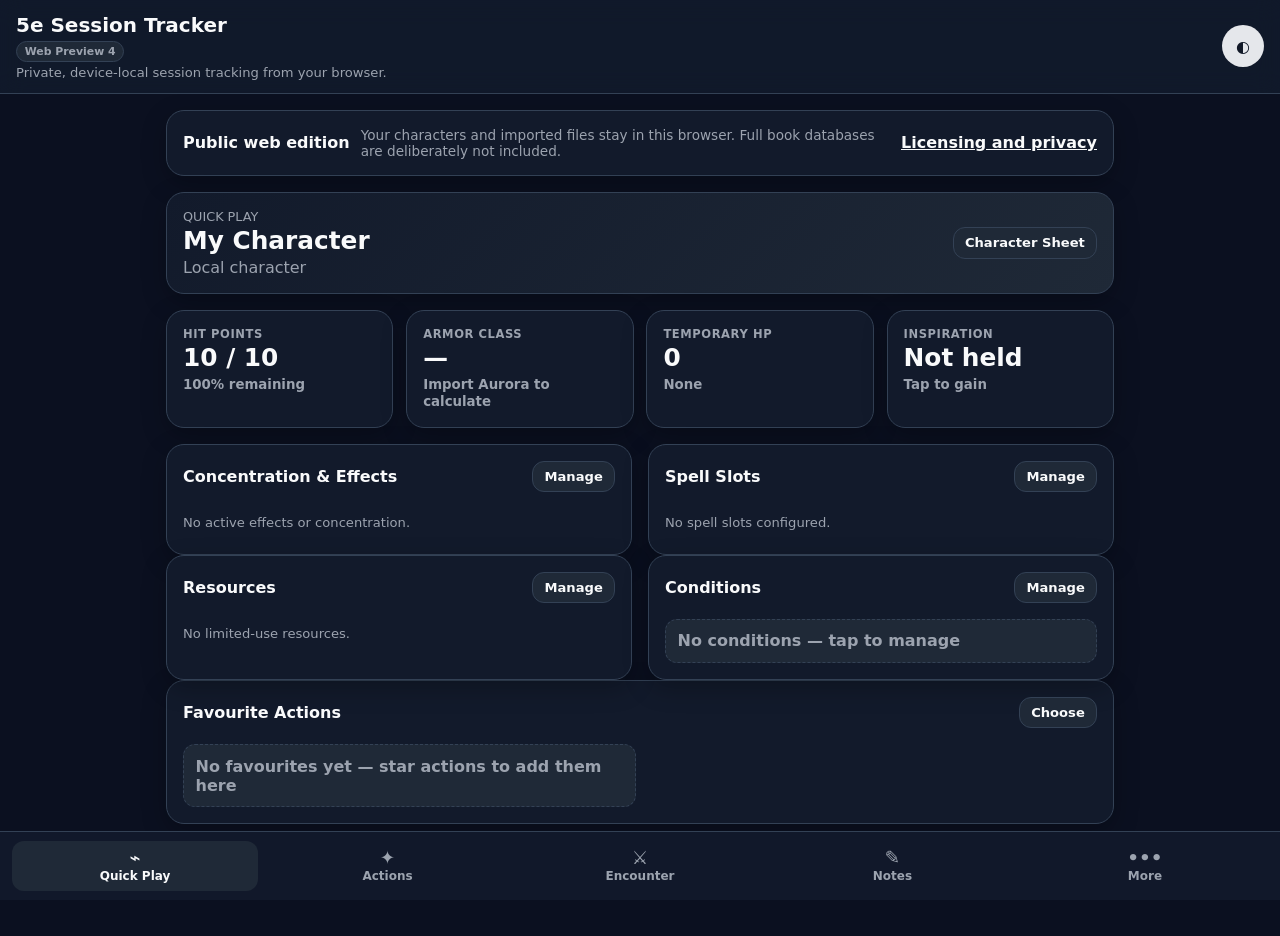
<file: index.html>
<!doctype html>
<html lang="en">
<head>
  <meta charset="utf-8" />
  <meta name="viewport" content="width=device-width, initial-scale=1, viewport-fit=cover" />
  <meta name="theme-color" content="#111827" />
  <meta name="robots" content="noindex, nofollow, noarchive" />
  <meta name="googlebot" content="noindex, nofollow, noarchive" />
  <meta name="apple-mobile-web-app-capable" content="yes" />
  <meta name="apple-mobile-web-app-status-bar-style" content="black-translucent" />
  <meta name="apple-mobile-web-app-title" content="5e Tracker" />
  <title>5e Session Tracker — Web Edition</title>
  <link rel="manifest" href="manifest.webmanifest" />
  <link rel="icon" href="icon.svg" type="image/svg+xml" />
  <link rel="apple-touch-icon" href="icon-180.png" />
  <link rel="stylesheet" href="styles.css" />
</head>
<body>
  <header class="app-header">
    <div>
      <h1>5e Session Tracker</h1>
      <div id="appVersionBadge" class="app-version-badge">Web Preview 4</div>
      <p class="sub">Private, device-local session tracking from your browser.</p>
    </div>
    <button id="themeBtn" class="icon-btn" aria-label="Toggle theme">◐</button>
  </header>

  <main>
    <section class="card public-edition-notice">
      <strong>Public web edition</strong>
      <span>Your characters and imported files stay in this browser. Full book databases are deliberately not included.</span>
      <a href="LEGAL.html">Licensing and privacy</a>
    </section>
    <div id="quickPlayPage" class="app-page">
      <section class="card quick-play-hero">
        <div>
          <div class="muted small">QUICK PLAY</div>
          <h2 id="quickPlayName">Character</h2>
          <div id="quickPlayMeta" class="muted"></div>
        </div>
        <button id="quickPlayCharacterBtn" class="secondary small-btn" type="button">Character Sheet</button>
      </section>

      <section class="quick-play-vitals">
        <button id="quickPlayHp" class="card quick-play-tile" type="button"></button>
        <button id="quickPlayAc" class="card quick-play-tile" type="button"></button>
        <button id="quickPlayTempHp" class="card quick-play-tile" type="button"></button>
        <button id="quickPlayInspiration" class="card quick-play-tile" type="button"></button>
      </section>

      <section class="grid two quick-play-grid">
        <article class="card quick-play-panel">
          <div class="card-head"><h2>Concentration & Effects</h2><button class="secondary small-btn" data-quick-tab="effects" type="button">Manage</button></div>
          <div id="quickPlayEffects"></div>
        </article>
        <article class="card quick-play-panel">
          <div class="card-head"><h2>Spell Slots</h2><button class="secondary small-btn" data-quick-tab="character" type="button">Manage</button></div>
          <div id="quickPlaySlots" class="quick-play-slot-list"></div>
        </article>
      </section>

      <section class="grid two quick-play-grid">
        <article class="card quick-play-panel">
          <div class="card-head"><h2>Resources</h2><button class="secondary small-btn" data-quick-tab="character" type="button">Manage</button></div>
          <div id="quickPlayResources" class="quick-play-list"></div>
        </article>
        <article class="card quick-play-panel">
          <div class="card-head"><h2>Conditions</h2><button class="secondary small-btn" data-quick-tab="effects" type="button">Manage</button></div>
          <div id="quickPlayConditions" class="quick-play-list"></div>
        </article>
      </section>

      <section class="card quick-play-panel">
        <div class="card-head"><h2>Favourite Actions</h2><button class="secondary small-btn" data-quick-tab="actions" type="button">Choose</button></div>
        <div id="quickPlayFavourites" class="quick-play-favourites"></div>
      </section>
    </div>

    <div id="characterPage" class="app-page hidden">
    <section class="card character-bar">
      <div class="row gap">
        <select id="characterSelect" aria-label="Character"></select>
        <button id="newCharacterBtn">+ Character</button>
        <button id="renameCharacterBtn" class="secondary">Rename</button>
        <button id="deleteCharacterBtn" class="danger ghost">Delete</button>
        <label class="button-like secondary">
          Import Aurora
          <input id="auroraImportInput" type="file" accept=".dnd5e,application/xml,text/xml" hidden />
        </label>
      </div>
    </section>

    <section id="auroraProfileCard" class="card hidden">
      <div class="card-head aurora-card-head">
        <div>
          <h2>Aurora Character</h2>
          <div id="auroraImportMeta" class="muted small"></div>
        </div>
        <div class="row gap wrap aurora-sync-actions">
          <span class="pill">Imported</span>
          <button id="saveAuroraBtn" type="button" class="primary small-btn">Save to Aurora</button>
        </div>
      </div>
      <div id="auroraSummary" class="aurora-summary"></div>
      <details class="aurora-details">
        <summary>Abilities & Spellcasting</summary>
        <div id="auroraAbilities" class="ability-grid top-space"></div>
        <div id="auroraSpellcasting" class="top-space"></div>
      </details>
      <details class="aurora-details">
        <summary>Spell Preparation</summary>
        <div class="row gap wrap top-space preparation-toolbar">
          <div id="preparedSpellMeta" class="muted small grow"></div>
          <button id="resetPreparedBtn" type="button" class="secondary small-btn">Reset to Aurora</button>
        </div>
        <div id="auroraSpells" class="spell-list top-space"></div>
      </details>
    </section>

    <section class="grid two">
      <article class="card">
        <div class="card-head">
          <h2>Hit Points</h2>
          <span id="hpPercent" class="pill"></span>
        </div>
        <div class="hp-display">
          <button class="big-step danger" data-hp="-1">−</button>
          <div>
            <div class="big-number"><span id="currentHp">0</span><span class="slash">/</span><span id="maxHp">0</span></div>
            <div class="muted">Current / Maximum</div>
          </div>
          <button class="big-step heal" data-hp="1">+</button>
        </div>

        <div class="row gap wrap">
          <label class="field compact">
            <span>Change</span>
            <input id="hpDelta" type="number" inputmode="numeric" value="1" min="0" />
          </label>
          <button id="damageBtn" class="danger">Damage</button>
          <button id="healBtn" class="heal">Heal</button>
        </div>

        <div class="row gap wrap top-space">
          <label class="field">
            <span>Max HP</span>
            <input id="maxHpInput" type="number" inputmode="numeric" min="1" />
          </label>
          <label class="field">
            <span>Temp HP</span>
            <input id="tempHpInput" type="number" inputmode="numeric" min="0" />
          </label>
        </div>
      </article>

      <article class="card">
        <div class="card-head">
          <h2>Quick Status</h2>
        </div>
        <div id="characterArmorClass" class="live-ac-card"></div>
        <label class="toggle-row top-space">
          <span>Inspiration</span>
          <input id="inspiration" type="checkbox" />
        </label>
        <div id="characterEffectsSummary" class="compact-effects-summary top-space"></div>

        <div class="death-saves">
          <div>
            <strong>Death Saves</strong>
            <div class="muted small">Tap circles to toggle</div>
          </div>
          <div class="save-line">
            <span>Success</span>
            <div id="deathSuccesses" class="dots"></div>
          </div>
          <div class="save-line">
            <span>Failure</span>
            <div id="deathFailures" class="dots"></div>
          </div>
          <button id="resetDeathBtn" class="secondary full">Reset Death Saves</button>
        </div>
      </article>
    </section>

    <section class="card">
      <div class="card-head">
        <h2>Spell Slots</h2>
        <button id="resetSlotsBtn" class="secondary small-btn">Restore All</button>
      </div>
      <div id="spellSlots" class="slot-grid"></div>
    </section>

    <section class="grid two">
      <article class="card">
        <div class="card-head">
          <h2>Hit Dice</h2>
          <button id="addHitDieBtn" class="secondary small-btn">+ Die Type</button>
        </div>
        <div id="hitDiceList" class="stack"></div>
      </article>

      <article class="card">
        <div class="card-head">
          <div>
            <h2>Currency</h2>
            <div id="currencySyncStatus" class="muted small"></div>
          </div>
          <button id="resetCurrencyBtn" type="button" class="secondary small-btn hidden">Reset to Aurora</button>
        </div>
        <div class="currency-grid">
          <label class="field"><span>CP</span><input data-currency="cp" type="number" inputmode="numeric" /></label>
          <label class="field"><span>SP</span><input data-currency="sp" type="number" inputmode="numeric" /></label>
          <label class="field"><span>EP</span><input data-currency="ep" type="number" inputmode="numeric" /></label>
          <label class="field"><span>GP</span><input data-currency="gp" type="number" inputmode="numeric" /></label>
          <label class="field"><span>PP</span><input data-currency="pp" type="number" inputmode="numeric" /></label>
        </div>
      </article>
    </section>

    <section class="card">
      <div class="card-head">
        <h2>Resources</h2>
        <button id="addResourceBtn" class="secondary small-btn">+ Resource</button>
      </div>
      <div id="resourceList" class="stack"></div>
    </section>

    <section class="card">
      <div class="card-head">
        <h2>Rest</h2>
      </div>
      <div class="row gap wrap">
        <button id="shortRestBtn" class="secondary grow">Short Rest</button>
        <button id="longRestBtn" class="primary grow">Long Rest</button>
      </div>
      <p class="muted small top-space">Uses 2024 rest rules. Short Rest restores eligible features and Warlock Pact Magic slots; Long Rest restores HP, Hit Dice, spell slots, and rest-based resources.</p>
    </section>
    </div>



    <div id="actionsPage" class="app-page hidden">
      <section class="card actions-overview-card">
        <div class="card-head actions-page-head">
          <div>
            <h2>Possible Actions</h2>
            <div id="actionsCharacterMeta" class="muted small"></div>
          </div>
          <div class="actions-counts">
            <span id="actionsActionCount" class="pill">0 Actions</span>
            <span id="actionsBonusCount" class="pill">0 Bonus</span>
            <span id="actionsReactionCount" class="pill">0 Reactions</span>
          </div>
        </div>
        <div id="actionsTurnContext" class="actions-turn-context hidden"></div>
        <div id="actionsArmorClass" class="live-ac-strip top-space"></div>
        <div id="actionsEffectsSummary" class="compact-effects-summary top-space"></div>
        <p class="muted small top-space">Character-specific options are shown first. Tap anything for details.</p>
      </section>
      <div id="actionsList" class="actions-sections"></div>
    </div>


    <div id="effectsPage" class="app-page hidden">
      <section class="card effects-overview-card">
        <div class="card-head effects-page-head">
          <div>
            <h2>Conditions & Active Effects</h2>
            <div id="effectsCharacterMeta" class="muted small"></div>
          </div>
          <div class="row gap wrap">
            <button id="addConditionBtn" class="primary small-btn" type="button">+ Condition</button>
            <button id="addCustomEffectBtn" class="secondary small-btn" type="button">+ Custom Effect</button>
          </div>
        </div>
        <div id="effectsArmorClass" class="live-ac-strip"></div>
        <div class="effects-summary-row top-space">
          <span id="effectsConditionCount" class="pill">0 conditions</span>
          <span id="effectsActiveCount" class="pill">0 effects</span>
          <span id="effectsConcentration" class="pill">No concentration</span>
        </div>
        <p class="muted small top-space">Supported spells and free casts can add effects automatically. Encounter turns can expire short timed effects such as Shield.</p>
      </section>

      <section class="card">
        <div class="card-head"><h2>Conditions</h2><span class="muted small">Tap for rules</span></div>
        <div id="conditionsList" class="effects-list"></div>
      </section>

      <section class="card">
        <div class="card-head"><h2>Active Effects & Buffs</h2><span class="muted small">Concentration, spell effects and custom reminders</span></div>
        <div id="activeEffectsList" class="effects-list"></div>
      </section>
    </div>

    <div id="inventoryPage" class="app-page hidden">
      <section class="card">
        <div class="card-head inventory-page-head">
          <div>
            <h2>Inventory</h2>
            <div id="inventoryCharacterMeta" class="muted small"></div>
          </div>
          <div class="row gap wrap">
            <button id="addInventoryItemBtn" class="primary small-btn" type="button">+ Add Item</button>
            <button id="resetInventoryBtn" class="secondary small-btn" type="button">Reset to Aurora</button>
            <button id="inventorySaveAuroraBtn" class="primary small-btn" type="button">Save to Aurora</button>
          </div>
        </div>
        <div class="inventory-toolbar">
          <label class="field grow">
            <span>Search carried items</span>
            <input id="inventoryFilter" type="search" placeholder="Search inventory..." autocomplete="off" />
          </label>
          <label class="field inventory-sort-field">
            <span>Sort</span>
            <select id="inventorySort">
              <option value="category">Category</option>
              <option value="name">Name</option>
              <option value="equipped">Equipped first</option>
            </select>
          </label>
        </div>
        <div class="inventory-summary top-space">
          <span id="inventoryItemCount" class="pill">0 items</span>
          <span id="inventoryWeight" class="pill">0 lb.</span>
          <span id="inventoryAttunement" class="pill">Attuned 0 / 3</span>
          <span id="inventorySyncStatus" class="muted small"></span>
        </div>
      </section>

      <section class="card">
        <div id="inventoryList" class="inventory-list"></div>
      </section>
    </div>


    <div id="companionsPage" class="app-page hidden">
      <section class="card">
        <div class="card-head companion-page-head">
          <div>
            <h2>Companions & Minions</h2>
            <div id="companionOwnerMeta" class="muted small"></div>
          </div>
          <button id="addCompanionBtn" class="primary small-btn" type="button">+ Add Companion</button>
        </div>
        <div id="companionSuggestions" class="companion-suggestions top-space"></div>
      </section>

      <section class="card">
        <div class="card-head">
          <div>
            <h2>Active Companions</h2>
            <div class="muted small">HP is tracked directly because these creatures belong to you.</div>
          </div>
          <span id="companionCount" class="pill">0</span>
        </div>
        <div id="companionList" class="companion-list"></div>
      </section>
    </div>


    <div id="notesPage" class="app-page hidden">
      <section class="card">
        <div class="card-head notes-page-head">
          <div>
            <h2>Character Notes</h2>
            <div id="notesCharacterMeta" class="muted small"></div>
          </div>
          <div class="row gap wrap">
            <button id="addJournalNoteBtn" class="primary small-btn" type="button">+ Add Note</button>
            <button id="resetJournalNotesBtn" class="secondary small-btn" type="button">Reset to Aurora</button>
            <button id="notesSaveAuroraBtn" class="primary small-btn" type="button">Save to Aurora</button>
          </div>
        </div>
        <div class="notes-toolbar top-space">
          <label class="field grow">
            <span>Search notes</span>
            <input id="journalNoteSearch" type="search" placeholder="Person, location, clue, tag..." autocomplete="off" />
          </label>
          <label class="field notes-filter-field">
            <span>Show</span>
            <select id="journalNoteFilter">
              <option value="all">All notes</option>
              <option value="identity">People / Identities</option>
              <option value="impersonate">Can Impersonate</option>
              <option value="npc">NPCs</option>
              <option value="location">Locations</option>
              <option value="quest">Quests</option>
              <option value="clue">Clues</option>
              <option value="general">General</option>
            </select>
          </label>
        </div>
        <div class="notes-summary top-space">
          <span id="journalNoteCount" class="pill">0 notes</span>
          <span id="identityNoteCount" class="pill">0 identities</span>
          <span id="impersonationNoteCount" class="pill">0 impersonations</span>
          <span id="notesSyncStatus" class="muted small"></span>
        </div>
      </section>

      <section class="card">
        <div id="journalNotesList" class="journal-notes-list"></div>
      </section>
    </div>

    <div id="encounterPage" class="app-page hidden">

        <section class="card" id="encounterRosterPickerCard">
          <div class="card-head">
            <div>
              <h2>Add Combatant</h2>
              <p class="muted small">Choose one of your imported Aurora characters or created companions.</p>
            </div>
          </div>
          <div class="row gap wrap encounter-picker-row">
            <select id="encounterRosterSelect" class="grow">
              <option value="">Select character or companion…</option>
            </select>
            <button id="encounterRosterAddBtn" type="button">Add</button>
          </div>
          <p id="encounterRosterHint" class="muted small top-space"></p>
        </section>

      <section class="card encounter-toolbar">
        <div class="encounter-topline">
          <div>
            <div class="muted small">ROUND</div>
            <div id="encounterRound" class="round-number">1</div>
          </div>
          <div class="encounter-current grow">
            <div class="muted small">CURRENT TURN</div>
            <div id="encounterCurrentName" class="current-turn-name">No combatants</div>
          </div>
        </div>

        <div class="row gap wrap top-space">
          <button id="previousTurnBtn" class="secondary grow">← Previous</button>
          <button id="nextTurnBtn" class="grow">Next Turn →</button>
        </div>

        <div class="row gap wrap top-space">
          <button id="addCombatantBtn" class="secondary grow">+ Manual Combatant</button>
          <button id="restartEncounterBtn" class="secondary">Restart Round</button>
          <button id="clearEncounterBtn" class="danger ghost">Clear</button>
        </div>
      </section>

      <section class="card">
        <div class="card-head">
          <div>
            <h2>Initiative</h2>
            <div class="muted small">Player view — tracks initiative and observed damage, not hidden HP.</div>
          </div>
          <span id="combatantCount" class="pill">0</span>
        </div>
        <div id="encounterList" class="encounter-list"></div>
      </section>
    </div>
  </main>

  <nav class="bottom-nav" aria-label="App sections">
    <button id="quickPlayTabBtn" class="nav-tab active" type="button">
      <span class="nav-icon">⌁</span>
      <span>Quick Play</span>
    </button>

    <button id="actionsTabBtn" class="nav-tab" type="button">
      <span class="nav-icon">✦</span>
      <span>Actions</span>
    </button>
    <button id="encounterTabBtn" class="nav-tab" type="button">
      <span class="nav-icon">⚔</span>
      <span>Encounter</span>
    </button>
    <button id="notesTabBtn" class="nav-tab" type="button">
      <span class="nav-icon">✎</span>
      <span>Notes</span>
    </button>
    <button id="moreTabBtn" class="nav-tab" type="button" aria-haspopup="dialog">
      <span class="nav-icon">•••</span>
      <span>More</span>
      <span id="moreTabBadge" class="nav-badge hidden"></span>
    </button>
  </nav>

  <dialog id="moreMenuDialog" class="more-menu-dialog">
    <div class="more-menu-head"><div><h3>More</h3><div class="muted small">Character tools and supporting pages</div></div><button id="closeMoreMenuBtn" class="secondary" type="button">Close</button></div>
    <div class="more-menu-grid top-space">
      <button class="more-menu-item" data-more-tab="character" type="button"><span class="more-menu-icon">◈</span><span><strong>Character</strong><small>HP, slots, resources and rests</small></span></button>
      <button class="more-menu-item" data-more-tab="effects" type="button"><span class="more-menu-icon">◎</span><span><strong>Effects</strong><small id="moreEffectsMeta">Conditions and active effects</small></span></button>
      <button class="more-menu-item" data-more-tab="inventory" type="button"><span class="more-menu-icon">▣</span><span><strong>Inventory</strong><small>Equipment and Aurora items</small></span></button>
      <button class="more-menu-item" data-more-tab="companions" type="button"><span class="more-menu-icon">◆</span><span><strong>Companions</strong><small id="moreCompanionsMeta">Familiars, minions and pets</small></span></button>
    </div>
  </dialog>


  <dialog id="addItemDialog" class="inventory-dialog">
    <div class="inventory-dialog-head">
      <div>
        <h3>Add Item</h3>
        <div class="muted small">The public edition does not bundle the full equipment catalogue. Imported character items remain available.</div>
      </div>
      <button id="closeAddItemBtn" class="secondary" type="button">Close</button>
    </div>
    <label class="field top-space">
      <span>Search</span>
      <input id="addItemSearch" type="search" placeholder="Dagger, potion, bag of holding..." autocomplete="off" />
    </label>
    <div class="row gap wrap top-space">
      <label class="field compact"><span>Quantity</span><input id="addItemQuantity" type="number" min="1" max="99" value="1" /></label>
      <label class="field"><span>Type</span><select id="addItemTypeFilter"><option value="all">All</option><option value="Weapon">Weapons</option><option value="Armor">Armor</option><option value="Item">Gear</option><option value="Magic Item">Magic Items</option></select></label>
    </div>
    <div id="addItemResults" class="item-search-results top-space"></div>
  </dialog>

  <dialog id="itemDetailDialog" class="inventory-detail-dialog">
    <div class="inventory-dialog-head">
      <div>
        <h3 id="itemDetailName">Item</h3>
        <div id="itemDetailSource" class="muted small"></div>
      </div>
      <button id="closeItemDetailBtn" class="secondary" type="button">Close</button>
    </div>
    <div id="itemDetailMeta" class="spell-meta"></div>
    <div id="itemDetailDescription" class="resource-description"></div>
    <div id="itemDetailMods" class="top-space"></div>
  </dialog>

  <dialog id="manageItemDialog" class="inventory-dialog">
    <div class="inventory-dialog-head">
      <div>
        <h3 id="manageItemName">Manage Item</h3>
        <div id="manageItemSub" class="muted small"></div>
      </div>
      <button id="closeManageItemBtn" class="secondary" type="button">Close</button>
    </div>
    <div class="row gap wrap top-space">
      <button id="viewManagedItemBtn" class="secondary grow" type="button">View Description</button>
      <button id="duplicateManagedItemBtn" class="secondary grow" type="button">+1 Quantity</button>
      <button id="removeManagedItemBtn" class="danger ghost grow" type="button">Remove One</button>
    </div>
    <div class="grid two top-space">
      <label class="field"><span>Equipped</span><select id="manageItemEquipped"><option value="false">Carried</option><option value="true">Equipped</option></select></label>
      <label class="field"><span>Equipment location</span><select id="manageItemLocation"><option value="">Automatic</option><option>Armor</option><option>Primary Hand</option><option>Secondary Hand</option><option>Head</option><option>Neck</option><option>Shoulders</option><option>Feet</option><option>Hands</option><option>Waist</option><option>Finger</option><option>Worn</option></select></label>
    </div>
    <label id="manageAttunedRow" class="toggle-row top-space">
      <span>Attuned <span class="muted small">(app tracking)</span></span>
      <input id="manageItemAttuned" type="checkbox" />
    </label>
    <label id="manageChargesRow" class="field top-space hidden"><span>Charges remaining <span id="manageChargesMax"></span></span><input id="manageItemCharges" type="number" min="0" /></label>
    <label class="field top-space"><span>Notes</span><textarea id="manageItemNotes" rows="3" placeholder="Session notes for this item..."></textarea></label>
    <div id="manageItemMods" class="top-space"></div>
    <button id="saveManagedItemBtn" class="primary full top-space" type="button">Save Changes</button>
  </dialog>

  <dialog id="resourceDialog">
    <form method="dialog" id="resourceForm">
      <h3>Add Resource</h3>
      <label class="field"><span>Name</span><input id="resourceName" required placeholder="Arcane Jolt" /></label>
      <label class="field"><span>Maximum</span><input id="resourceMax" type="number" min="1" value="1" required /></label>
      <label class="field">
        <span>Resets</span>
        <select id="resourceReset">
          <option value="long">Long Rest</option>
          <option value="short">Short Rest</option>
          <option value="manual">Manual Only</option>
        </select>
      </label>
      <div class="row gap">
        <button id="cancelResourceBtn" type="button" class="secondary">Cancel</button>
        <button value="default" id="saveResourceBtn">Add</button>
      </div>
    </form>
  </dialog>

  <dialog id="hitDieDialog">
    <form method="dialog" id="hitDieForm">
      <h3>Add Hit Die Type</h3>
      <label class="field">
        <span>Die</span>
        <select id="hitDieType">
          <option>d6</option><option>d8</option><option>d10</option><option>d12</option>
        </select>
      </label>
      <label class="field"><span>Maximum</span><input id="hitDieMax" type="number" min="1" value="1" required /></label>
      <div class="row gap">
        <button id="cancelHitDieBtn" type="button" class="secondary">Cancel</button>
        <button value="default" id="saveHitDieBtn">Add</button>
      </div>
    </form>
  </dialog>



  <dialog id="addCompanionDialog" class="companion-dialog">
    <div class="companion-dialog-head">
      <div>
        <h3>Add Companion</h3>
        <div class="muted small">Create a custom companion or minion. Official creature databases are not bundled.</div>
      </div>
      <button id="closeAddCompanionBtn" class="secondary" type="button">Close</button>
    </div>
    <label class="field top-space">
      <span>Preset</span>
      <select id="companionPresetType">
        <option value="custom">Custom Companion / Minion</option>
      </select>
    </label>
    <label id="companionFormRow" class="field top-space">
      <span>Form</span>
      <select id="companionForm"></select>
    </label>
    <label id="companionSpiritRow" class="field top-space">
      <span id="companionSpiritLabel">Spirit type</span>
      <select id="companionSpiritType"><option>Celestial</option><option>Fey</option><option>Fiend</option></select>
      <small id="companionSpiritHint" class="muted"></small>
    </label>
    <label id="companionSummonLevelRow" class="field top-space hidden">
      <span>Spell slot level</span>
      <input id="companionSummonLevel" type="number" min="2" max="9" value="2" />
    </label>

    <label id="companionDamageTypeRow" class="field top-space hidden">
      <span>Draconic Essence</span>
      <select id="companionDamageType">
        <option>Acid</option>
        <option>Cold</option>
        <option>Fire</option>
        <option>Lightning</option>
        <option>Poison</option>
      </select>
      <small class="muted">Sets the Drake Companion's damage immunity and Infused Strikes damage type.</small>
    </label>
    <label class="field top-space">
      <span>Name</span>
      <input id="companionName" placeholder="Leave blank to use the form name" />
    </label>
    <div id="customCompanionFields" class="hidden">
      <div class="grid two top-space">
        <label class="field"><span>Maximum HP</span><input id="customCompanionHp" type="number" min="1" value="10" /></label>
        <label class="field"><span>Armor Class</span><input id="customCompanionAc" type="number" min="0" value="10" /></label>
      </div>
      <div class="grid two top-space">
        <label class="field"><span>Speed</span><input id="customCompanionSpeed" placeholder="30 ft." /></label>
        <label class="field"><span>Creature type</span><input id="customCompanionType" placeholder="Beast, Construct..." /></label>
      </div>
    </div>
    <section id="companionCreatePreview" class="companion-create-preview top-space">
      <div class="companion-preview-head">
        <div>
          <strong id="companionCreatePreviewName">Stat block preview</strong>
          <div id="companionCreatePreviewSource" class="muted small"></div>
        </div>
      </div>
      <div id="companionCreatePreviewMeta" class="spell-meta top-space"></div>
      <div id="companionCreatePreviewScaling" class="companion-owner-scaling top-space"></div>
      <div id="companionCreatePreviewBlock" class="companion-stat-block top-space"></div>
    </section>
    <label class="field top-space"><span>Notes</span><textarea id="companionCreateNotes" rows="3" placeholder="Appearance, commands, equipment, etc."></textarea></label>
    <button id="createCompanionBtn" class="primary full top-space" type="button">Create Companion</button>
  </dialog>

  <dialog id="companionDetailDialog" class="companion-detail-dialog">
    <div class="companion-dialog-head">
      <div>
        <h3 id="companionDetailName">Companion</h3>
        <div id="companionDetailSource" class="muted small"></div>
      </div>
      <button id="closeCompanionDetailBtn" class="secondary" type="button">Close</button>
    </div>
    <div id="companionDetailMeta" class="spell-meta"></div>
    <div id="companionOwnerScaling" class="companion-owner-scaling top-space"></div>
    <div id="companionStatBlock" class="companion-stat-block top-space"></div>
  </dialog>



  <dialog id="journalNoteDialog" class="journal-note-dialog">
    <div class="journal-note-dialog-head">
      <div>
        <h3 id="journalNoteDialogTitle">Add Note</h3>
        <div class="muted small">Saved with this character and embedded in its Aurora file when you use Save to Aurora.</div>
      </div>
      <button id="closeJournalNoteDialogBtn" class="secondary" type="button">Close</button>
    </div>
    <div class="grid two top-space">
      <label class="field">
        <span>Type</span>
        <select id="journalNoteType">
          <option value="identity">Person / Identity</option>
          <option value="npc">NPC</option>
          <option value="location">Location</option>
          <option value="quest">Quest</option>
          <option value="clue">Clue</option>
          <option value="general">General</option>
        </select>
      </label>
      <label class="field">
        <span>Name / Title</span>
        <input id="journalNoteTitle" placeholder="Lord Harren Vale" />
      </label>
    </div>
    <label class="field top-space">
      <span>Tags</span>
      <input id="journalNoteTags" placeholder="Sharn, ally, House Cannith" />
      <small class="muted">Separate tags with commas.</small>
    </label>
    <label class="toggle-row top-space note-pin-row">
      <span>Pin this note</span>
      <input id="journalNotePinned" type="checkbox" />
    </label>
    <div id="identityNoteFields" class="identity-note-fields top-space">
      <label class="toggle-row">
        <span>Can impersonate</span>
        <input id="journalNoteCanImpersonate" type="checkbox" />
      </label>
      <label class="field top-space">
        <span>Appearance</span>
        <textarea id="journalNoteAppearance" rows="3" placeholder="Height, build, clothing, distinctive features..."></textarea>
      </label>
      <label class="field top-space">
        <span>Voice / Mannerisms</span>
        <textarea id="journalNoteVoice" rows="3" placeholder="Accent, speech pattern, habits, posture..."></textarea>
      </label>
    </div>
    <label class="field top-space">
      <span>Notes</span>
      <textarea id="journalNoteBody" rows="6" placeholder="What you know, where you met them, secrets, clues, quest details..."></textarea>
    </label>
    <button id="saveJournalNoteBtn" class="primary full top-space" type="button">Save Note</button>
  </dialog>

  <dialog id="combatantDialog">
    <form method="dialog" id="combatantForm">
      <h3>Add Combatant</h3>
      <label class="field"><span>Name</span><input id="combatantName" required placeholder="Goblin 1" /></label>
      <label class="field"><span>Initiative</span><input id="combatantInitiative" type="number" inputmode="numeric" value="10" required /></label>
      <label class="field">
        <span>Type</span>
        <select id="combatantType">
          <option value="enemy">Enemy</option>
          <option value="ally">Ally</option>
          <option value="neutral">Neutral</option>
        </select>
      </label>
      <div class="row gap">
        <button id="cancelCombatantBtn" type="button" class="secondary">Cancel</button>
        <button value="default">Add</button>
      </div>
    </form>
  </dialog>

  <dialog id="combatantDetailDialog" class="combatant-detail-dialog">
    <div class="combatant-dialog-head">
      <div>
        <h3 id="combatantDetailName">Combatant</h3>
        <div id="combatantDetailSub" class="muted small"></div>
      </div>
      <button id="closeCombatantDetailBtn" class="secondary" type="button">Close</button>
    </div>

    <div class="damage-total-panel">
      <div id="combatantDamageLabel" class="muted small">OBSERVED DAMAGE TAKEN</div>
      <div id="combatantDamageTotal" class="damage-total">0</div>
    </div>

    <div class="row gap wrap top-space">
      <label class="field compact grow">
        <span id="combatantDamageInputLabel">Damage</span>
        <input id="combatantDamageInput" type="number" inputmode="numeric" min="1" value="1" />
      </label>
      <button id="addCombatantDamageBtn" class="danger grow" type="button">Add Damage</button>
      <button id="healCombatantCompanionBtn" class="heal grow hidden" type="button">Heal</button>
      <button id="undoCombatantDamageBtn" class="secondary" type="button">Undo Last</button>
    </div>

    <div class="grid two top-space">
      <label class="field">
        <span>Initiative</span>
        <input id="editCombatantInitiative" type="number" inputmode="numeric" />
      </label>
      <label class="field">
        <span>Status</span>
        <select id="combatantStatus">
          <option value="normal">Normal</option>
          <option value="bloodied">Bloodied</option>
          <option value="down">Down</option>
          <option value="defeated">Defeated</option>
        </select>
      </label>
    </div>

    <div class="top-space">
      <strong>Conditions</strong>
      <div id="combatantConditions" class="condition-grid top-space"></div>
    </div>

    <label class="field top-space">
      <span>Concentration / ongoing effect</span>
      <input id="combatantConcentration" placeholder="e.g. Bless" />
    </label>

    <label class="field top-space">
      <span>Notes</span>
      <textarea id="combatantNotes" rows="3" placeholder="Observed AC, resistance, reaction used..."></textarea>
    </label>

    <div class="row gap wrap top-space">
      <button id="deleteCombatantBtn" class="danger ghost grow" type="button">Remove Combatant</button>
    </div>
  </dialog>



  <dialog id="conditionDialog" class="effects-dialog">
    <div class="effects-dialog-head">
      <div>
        <h3>Conditions</h3>
        <div class="muted small">Toggle the conditions currently affecting this character. Tap ? for a rules reminder.</div>
      </div>
      <button id="closeConditionDialogBtn" class="secondary" type="button">Close</button>
    </div>
    <div id="conditionPicker" class="condition-picker top-space"></div>
  </dialog>

  <dialog id="customEffectDialog" class="effects-dialog">
    <div class="effects-dialog-head">
      <div>
        <h3>Add Custom Effect</h3>
        <div class="muted small">For buffs, debuffs, magic-item effects, environmental effects or reminders the app cannot infer.</div>
      </div>
      <button id="closeCustomEffectDialogBtn" class="secondary" type="button">Close</button>
    </div>
    <div class="grid two top-space">
      <label class="field"><span>Name</span><input id="customEffectName" placeholder="Blessed by shrine" /></label>
      <label class="field"><span>Source</span><input id="customEffectSource" placeholder="Spell, item, DM ruling..." /></label>
    </div>
    <label class="field top-space"><span>Reminder / effect</span><textarea id="customEffectSummary" rows="4" placeholder="What should I remember while this is active?"></textarea></label>
    <div class="grid two top-space">
      <label class="field"><span>Duration</span>
        <select id="customEffectDuration">
          <option value="manual">Until removed</option>
          <option value="concentration">Concentration</option>
          <option value="start_next_turn">Until start of next turn</option>
          <option value="rounds">Rounds</option>
          <option value="short_rest">Until Short Rest</option>
          <option value="long_rest">Until Long Rest</option>
          <option value="permanent">Persistent</option>
        </select>
      </label>
      <label id="customEffectRoundsRow" class="field hidden"><span>Rounds</span><input id="customEffectRounds" type="number" min="1" max="999" value="10" /></label>
    </div>
    <div class="grid two top-space">
      <label class="field"><span>Armor Class modifier (optional)</span><input id="customEffectAcBonus" type="number" step="1" value="0" placeholder="e.g. 2 or -1" /></label>
      <div class="muted small custom-ac-hint">Use this for temporary buffs or penalties that directly change AC. The live AC display updates automatically.</div>
    </div>
    <div class="grid three top-space effect-counter-fields">
      <label class="field"><span>Counter label (optional)</span><input id="customEffectCounterLabel" placeholder="Charges" /></label>
      <label class="field"><span>Current</span><input id="customEffectCounterCurrent" type="number" min="0" /></label>
      <label class="field"><span>Maximum</span><input id="customEffectCounterMax" type="number" min="1" /></label>
    </div>
    <button id="saveCustomEffectBtn" class="primary full top-space" type="button">Add Effect</button>
  </dialog>

  <dialog id="effectDetailDialog" class="effect-detail-dialog">
    <div class="effects-dialog-head">
      <div>
        <h3 id="effectDetailName">Effect</h3>
        <div id="effectDetailSource" class="muted small"></div>
      </div>
      <button id="closeEffectDetailBtn" class="secondary" type="button">Close</button>
    </div>
    <div id="effectDetailMeta" class="spell-meta"></div>
    <div id="effectDetailDescription" class="effect-detail-description"></div>
    <button id="effectDetailEndBtn" class="danger ghost full top-space" type="button">End Effect</button>
  </dialog>

  <dialog id="resourceDetailsDialog" class="resource-details-dialog">
    <div class="resource-details-head">
      <div>
        <h3 id="resourceDetailsName">Resource</h3>
        <div id="resourceDetailsSource" class="muted small"></div>
      </div>
      <button id="resourceDetailsClose" class="secondary" type="button">Close</button>
    </div>
    <div id="resourceDetailsMeta" class="spell-meta"></div>
    <div id="resourceDetailsDescription" class="resource-description"></div>
  </dialog>


  <dialog id="actionDetailDialog" class="action-detail-dialog">
    <div class="action-detail-head">
      <div>
        <h3 id="actionDetailName">Action</h3>
        <div id="actionDetailSource" class="muted small"></div>
      </div>
      <button id="actionDetailClose" class="secondary" type="button">Close</button>
    </div>
    <div id="actionDetailMeta" class="spell-meta"></div>
    <div id="actionDetailDescription" class="action-detail-description"></div>
  </dialog>

  <dialog id="spellDialog" class="spell-dialog">
    <div class="spell-dialog-head">
      <div>
        <h3 id="spellDialogName">Spell</h3>
        <div id="spellDialogSource" class="muted small"></div>
      </div>
      <button id="spellDialogClose" class="secondary" type="button">Close</button>
    </div>
    <div id="spellDialogMeta" class="spell-meta"></div>
    <div id="spellDialogDescription" class="spell-description"></div>
    <div id="spellUseControls" class="spell-use-controls top-space hidden">
      <div id="spellUseHint" class="muted small"></div>
      <div class="row gap wrap top-space">
        <button id="spellUseFreeBtn" class="primary grow hidden" type="button">Use Free Cast</button>
        <button id="spellCastSlotBtn" class="secondary grow" type="button">Cast / Use</button>
      </div>
    </div>
  </dialog>

  <script src="rest-rules.js"></script>
  <script src="public-data.js"></script>
  <script src="effects-rules.js"></script>
  <script src="armor-class.js"></script>
  <script src="app.js"></script>
</body>
</html>
</file>
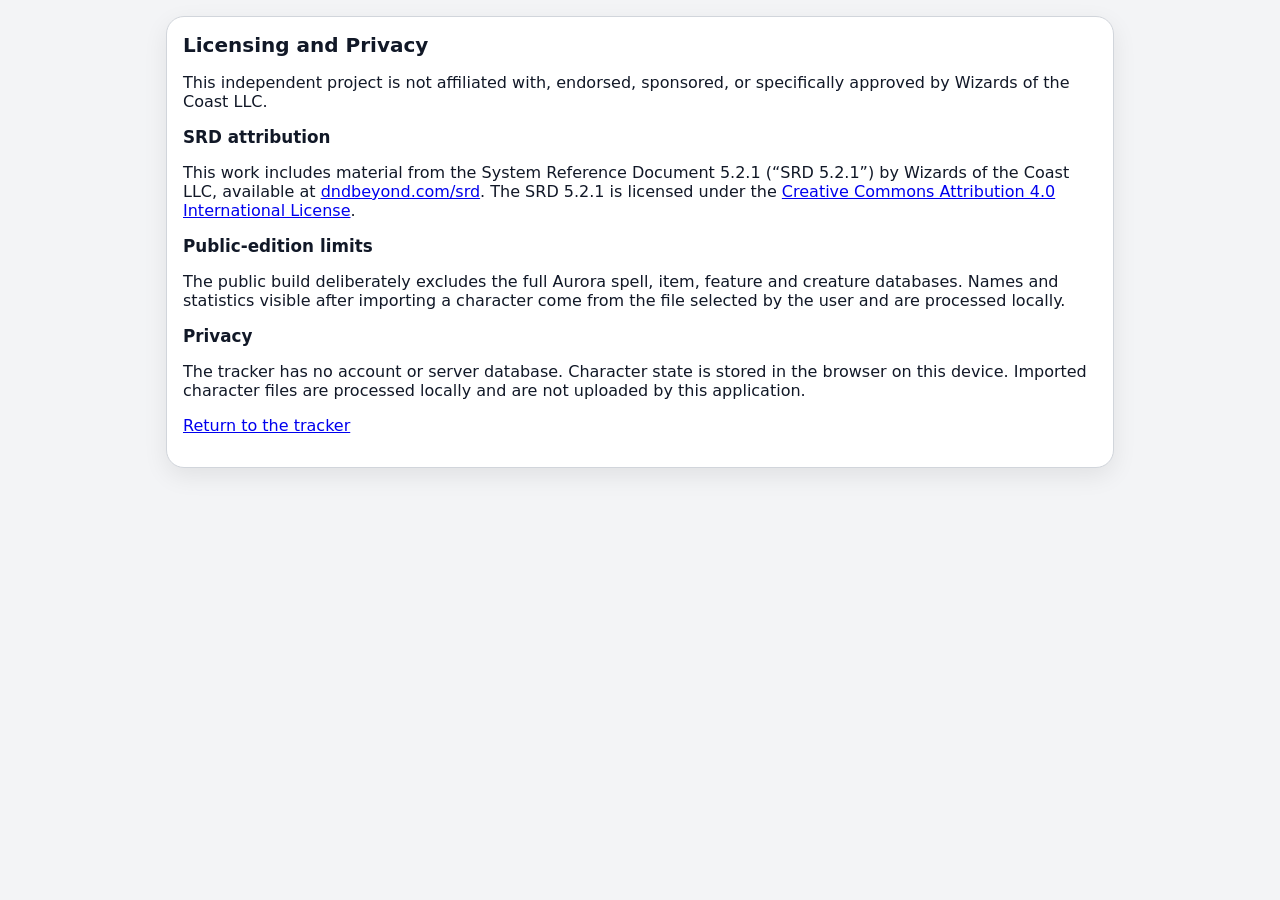
<file: LEGAL.html>
<!doctype html>
<html lang="en">
<head>
  <meta charset="utf-8" />
  <meta name="viewport" content="width=device-width, initial-scale=1" />
  <meta name="robots" content="noindex, nofollow, noarchive" />
  <title>Licensing and Privacy — 5e Session Tracker</title>
  <link rel="stylesheet" href="styles.css" />
</head>
<body>
  <main class="legal-page">
    <section class="card">
      <h1>Licensing and Privacy</h1>
      <p>This independent project is not affiliated with, endorsed, sponsored, or specifically approved by Wizards of the Coast LLC.</p>
      <h2>SRD attribution</h2>
      <p>This work includes material from the System Reference Document 5.2.1 (“SRD 5.2.1”) by Wizards of the Coast LLC, available at <a href="https://www.dndbeyond.com/srd">dndbeyond.com/srd</a>. The SRD 5.2.1 is licensed under the <a href="https://creativecommons.org/licenses/by/4.0/legalcode">Creative Commons Attribution 4.0 International License</a>.</p>
      <h2>Public-edition limits</h2>
      <p>The public build deliberately excludes the full Aurora spell, item, feature and creature databases. Names and statistics visible after importing a character come from the file selected by the user and are processed locally.</p>
      <h2>Privacy</h2>
      <p>The tracker has no account or server database. Character state is stored in the browser on this device. Imported character files are processed locally and are not uploaded by this application.</p>
      <p><a href="./">Return to the tracker</a></p>
    </section>
  </main>
</body>
</html>
</file>
<file: styles.css>
:root{
  --bg:#f3f4f6;
  --card:#ffffff;
  --text:#111827;
  --muted:#6b7280;
  --border:#d1d5db;
  --primary:#1f2937;
  --primaryText:#fff;
  --danger:#b91c1c;
  --heal:#047857;
  --soft:#e5e7eb;
  --shadow:0 8px 24px rgba(0,0,0,.08);
}
:root[data-theme="dark"]{
  --bg:#0b1020;
  --card:#121a2b;
  --text:#f9fafb;
  --muted:#9ca3af;
  --border:#334155;
  --primary:#e5e7eb;
  --primaryText:#111827;
  --danger:#ef4444;
  --heal:#34d399;
  --soft:#1f2937;
  --shadow:0 8px 24px rgba(0,0,0,.25);
}
*{box-sizing:border-box}
.public-edition-notice{display:flex;align-items:center;gap:.7rem;flex-wrap:wrap;border-left:4px solid var(--heal)}
.public-edition-notice span{color:var(--muted);font-size:.85rem;flex:1;min-width:220px}
.public-edition-notice a{color:var(--text);font-weight:750}
body{
  margin:0;
  font-family:system-ui,-apple-system,BlinkMacSystemFont,"Segoe UI",sans-serif;
  background:var(--bg);
  color:var(--text);
  min-height:100vh;
}
button,input,select{font:inherit}
button,.button-like{
  border:1px solid transparent;
  border-radius:12px;
  padding:.72rem 1rem;
  background:var(--primary);
  color:var(--primaryText);
  cursor:pointer;
  font-weight:650;
}
button.secondary,.button-like.secondary{background:var(--soft);color:var(--text);border-color:var(--border)}
button.danger{background:var(--danger);color:#fff}
button.heal{background:var(--heal);color:#fff}
button.ghost{background:transparent;border-color:var(--border);color:var(--danger)}
button:active,.button-like:active{transform:translateY(1px)}
.app-header{
  position:sticky;top:0;z-index:10;
  display:flex;align-items:center;justify-content:space-between;
  padding:calc(.8rem + env(safe-area-inset-top)) 1rem .8rem;
  background:color-mix(in srgb,var(--card) 94%,transparent);
  backdrop-filter:blur(12px);
  border-bottom:1px solid var(--border);
}
h1{font-size:1.25rem;margin:0}
h2{font-size:1.05rem;margin:0}
h3{margin-top:0}
.sub{margin:.2rem 0 0;color:var(--muted);font-size:.82rem}
.icon-btn{width:42px;height:42px;padding:0;border-radius:50%}
main{width:min(980px,100%);margin:0 auto;padding:1rem 1rem 6rem}
.card{
  background:var(--card);
  border:1px solid var(--border);
  border-radius:18px;
  padding:1rem;
  box-shadow:var(--shadow);
  margin-bottom:1rem;
}
.card-head{display:flex;justify-content:space-between;align-items:center;gap:.75rem;margin-bottom:1rem}
.row{display:flex;align-items:center}
.gap{gap:.65rem}
.wrap{flex-wrap:wrap}
.grow{flex:1}
.full{width:100%}
.top-space{margin-top:.85rem}
.grid.two{display:grid;grid-template-columns:repeat(2,minmax(0,1fr));gap:1rem}
.grid.two>.card{margin-bottom:0}
.character-bar select{flex:1;min-width:160px}
select,input{
  width:100%;
  background:var(--card);
  color:var(--text);
  border:1px solid var(--border);
  border-radius:10px;
  padding:.68rem .75rem;
}
.field{display:flex;flex-direction:column;gap:.35rem;flex:1;min-width:110px}
.field.compact{max-width:130px}
.field span{font-size:.78rem;color:var(--muted);font-weight:650}
.hp-display{display:flex;align-items:center;justify-content:space-between;gap:1rem;margin:1.2rem 0}
.big-number{font-size:2.2rem;font-weight:800;text-align:center;letter-spacing:-.04em}
.slash{color:var(--muted);padding:0 .25rem}
.big-step{font-size:1.6rem;width:58px;height:58px;border-radius:18px;padding:0}
.pill{padding:.25rem .55rem;border-radius:999px;background:var(--soft);font-size:.75rem;font-weight:700}
.muted{color:var(--muted)}
.small{font-size:.8rem}
.toggle-row{display:flex;justify-content:space-between;align-items:center;padding:.8rem 0;border-bottom:1px solid var(--border)}
.toggle-row input{width:24px;height:24px}
.death-saves{display:grid;gap:.75rem;margin-top:1rem}
.save-line{display:flex;justify-content:space-between;align-items:center}
.dots{display:flex;gap:.4rem}
.dot{width:26px;height:26px;border:2px solid var(--border);border-radius:50%;background:transparent;padding:0}
.dot.active.success{background:var(--heal);border-color:var(--heal)}
.dot.active.failure{background:var(--danger);border-color:var(--danger)}
.slot-grid{display:grid;grid-template-columns:repeat(3,minmax(0,1fr));gap:.7rem}
.slot{
  border:1px solid var(--border);border-radius:14px;padding:.75rem;
  background:color-mix(in srgb,var(--card) 92%,var(--soft));
}
.slot-title{display:flex;justify-content:space-between;align-items:center;margin-bottom:.6rem}
.slot-controls{display:grid;grid-template-columns:42px 1fr 42px;gap:.45rem;align-items:center}
.slot-controls button{padding:.55rem 0}
.slot-count{text-align:center;font-weight:800}
.slot-max{margin-top:.5rem}
.slot-max input{padding:.45rem}
.stack{display:grid;gap:.65rem}
.resource,.hitdie{
  display:grid;grid-template-columns:1fr auto;gap:.65rem;align-items:center;
  border:1px solid var(--border);border-radius:14px;padding:.75rem;
}
.resource-main,.hitdie-main{min-width:0}
.resource-title,.hitdie-title{font-weight:750}
.counter{display:flex;align-items:center;gap:.35rem}
.counter button{width:38px;height:38px;padding:0}
.counter strong{min-width:46px;text-align:center}
.currency-grid{display:grid;grid-template-columns:repeat(5,1fr);gap:.6rem}
.small-btn{padding:.45rem .7rem;font-size:.82rem}
.button-like{display:inline-flex;align-items:center;justify-content:center}
dialog{
  border:none;border-radius:18px;padding:1.2rem;
  background:var(--card);color:var(--text);width:min(92vw,420px);
  box-shadow:var(--shadow)
}
dialog::backdrop{background:rgba(0,0,0,.45)}
dialog form{display:grid;gap:1rem}
@media (max-width:700px){
  .grid.two{grid-template-columns:1fr}
  .slot-grid{grid-template-columns:repeat(2,minmax(0,1fr))}
  .currency-grid{grid-template-columns:repeat(3,1fr)}
  .character-bar .row{align-items:stretch}
}
@media (max-width:420px){
  main{padding:.75rem .75rem 5rem}
  .card{padding:.85rem}
  .slot-grid{grid-template-columns:1fr}
  .currency-grid{grid-template-columns:repeat(2,1fr)}
  .character-bar .row{flex-direction:column}
}

.hidden{display:none!important}
.aurora-summary{
  display:grid;
  grid-template-columns:repeat(4,minmax(0,1fr));
  gap:.65rem;
}
.info-tile{
  border:1px solid var(--border);
  border-radius:14px;
  padding:.7rem;
  background:color-mix(in srgb,var(--card) 92%,var(--soft));
}
.info-tile .label{font-size:.72rem;color:var(--muted);font-weight:700}
.info-tile .value{font-weight:800;margin-top:.2rem;overflow-wrap:anywhere}
.aurora-details{border-top:1px solid var(--border);padding-top:.75rem;margin-top:.85rem}
.aurora-details summary{cursor:pointer;font-weight:750}
.ability-grid{display:grid;grid-template-columns:repeat(6,minmax(0,1fr));gap:.5rem}
.ability{
  text-align:center;border:1px solid var(--border);border-radius:12px;padding:.55rem;
}
.ability strong{display:block;font-size:1.05rem}
.spell-list{display:grid;gap:.45rem}
.spell-row{
  display:flex;justify-content:space-between;gap:.75rem;align-items:center;
  border:1px solid var(--border);border-radius:12px;padding:.6rem .7rem
}
.spell-tags{display:flex;gap:.35rem;flex-wrap:wrap;justify-content:flex-end}
.mini-tag{font-size:.68rem;padding:.18rem .4rem;border-radius:999px;background:var(--soft);color:var(--muted);font-weight:700}
@media (max-width:700px){
  .aurora-summary{grid-template-columns:repeat(2,minmax(0,1fr))}
  .ability-grid{grid-template-columns:repeat(3,minmax(0,1fr))}
}

.spell-row.clickable{cursor:pointer}
.spell-row.clickable:active{transform:translateY(1px)}
.spell-row.clickable:hover{background:color-mix(in srgb,var(--card) 88%,var(--soft))}
.spell-dialog{width:min(94vw,680px);max-height:86vh;overflow:auto}
.spell-dialog-head{display:flex;justify-content:space-between;align-items:flex-start;gap:1rem;margin-bottom:.8rem}
.spell-dialog-head h3{margin:0}
.spell-meta{display:flex;flex-wrap:wrap;gap:.4rem;margin-bottom:1rem}
.spell-description{line-height:1.5}
.spell-description p{margin:.65rem 0}
.spell-description .indent{margin-left:.8rem}

textarea{
  width:100%;
  resize:vertical;
  background:var(--card);
  color:var(--text);
  border:1px solid var(--border);
  border-radius:10px;
  padding:.68rem .75rem;
  font:inherit;
}
.bottom-nav{
  position:fixed;
  left:0;right:0;bottom:0;
  z-index:20;
  display:grid;
  grid-template-columns:repeat(3,1fr);
  gap:.4rem;
  padding:.55rem max(.75rem,env(safe-area-inset-right)) calc(.55rem + env(safe-area-inset-bottom)) max(.75rem,env(safe-area-inset-left));
  background:color-mix(in srgb,var(--card) 96%,transparent);
  border-top:1px solid var(--border);
  backdrop-filter:blur(14px);
}
.nav-tab{
  display:flex;
  flex-direction:column;
  align-items:center;
  justify-content:center;
  gap:.12rem;
  padding:.45rem .5rem;
  background:transparent;
  color:var(--muted);
  border-color:transparent;
  font-size:.75rem;
}
.nav-tab.active{
  background:var(--soft);
  color:var(--text);
}
.nav-icon{font-size:1.15rem;line-height:1}
.nav-tab{position:relative}
.nav-badge{position:absolute;top:.18rem;right:calc(50% - 1.45rem);min-width:1.05rem;height:1.05rem;padding:0 .25rem;border-radius:999px;background:var(--danger);color:white;font-size:.62rem;font-weight:900;display:grid;place-items:center}
.encounter-topline{
  display:flex;
  align-items:center;
  gap:1rem;
}
.round-number{
  font-size:2.4rem;
  font-weight:850;
  line-height:1;
  margin-top:.2rem;
}
.encounter-current{
  border-left:1px solid var(--border);
  padding-left:1rem;
  min-width:0;
}
.current-turn-name{
  font-size:1.25rem;
  font-weight:800;
  margin-top:.2rem;
  overflow-wrap:anywhere;
}
.encounter-list{display:grid;gap:.65rem}
.encounter-row{
  display:grid;
  grid-template-columns:58px 1fr auto;
  align-items:center;
  gap:.7rem;
  border:1px solid var(--border);
  border-radius:15px;
  padding:.7rem;
  background:color-mix(in srgb,var(--card) 94%,var(--soft));
  cursor:pointer;
}
.encounter-row.current{
  outline:2px solid var(--text);
  outline-offset:1px;
}
.initiative-badge{
  display:grid;
  place-items:center;
  min-height:50px;
  border-radius:12px;
  background:var(--soft);
  font-weight:850;
  font-size:1.15rem;
}
.combatant-main{min-width:0}
.combatant-name{
  font-weight:800;
  overflow-wrap:anywhere;
}
.combatant-meta{
  display:flex;
  gap:.35rem;
  flex-wrap:wrap;
  margin-top:.3rem;
}
.damage-readout{
  text-align:right;
  min-width:68px;
}
.damage-readout strong{
  display:block;
  font-size:1.25rem;
}
.turn-arrow{
  font-size:.8rem;
  font-weight:800;
  color:var(--muted);
}
.status-bloodied{font-weight:750}
.status-down,.status-defeated{font-weight:800}
.combatant-detail-dialog{
  width:min(94vw,620px);
  max-height:88vh;
  overflow:auto;
}
.combatant-dialog-head{
  display:flex;
  justify-content:space-between;
  align-items:flex-start;
  gap:1rem;
}
.combatant-dialog-head h3{margin:0}
.damage-total-panel{
  margin-top:1rem;
  border:1px solid var(--border);
  border-radius:16px;
  padding:1rem;
  text-align:center;
  background:color-mix(in srgb,var(--card) 92%,var(--soft));
}
.damage-total{
  font-size:2.5rem;
  font-weight:850;
  line-height:1.1;
  margin-top:.25rem;
}
.condition-grid{
  display:grid;
  grid-template-columns:repeat(3,minmax(0,1fr));
  gap:.45rem;
}
.condition-chip{
  display:flex;
  align-items:center;
  gap:.4rem;
  border:1px solid var(--border);
  border-radius:10px;
  padding:.5rem;
  font-size:.8rem;
}
.condition-chip input{
  width:18px;
  height:18px;
  flex:0 0 auto;
}
.empty-encounter{
  text-align:center;
  padding:2rem .7rem;
}
@media (max-width:520px){
  .encounter-row{grid-template-columns:50px 1fr auto;padding:.6rem}
  .condition-grid{grid-template-columns:repeat(2,minmax(0,1fr))}
}

.resource-title-row{
  display:flex;
  align-items:center;
  gap:.4rem;
  flex-wrap:wrap;
}
.auto-resource-badge{
  display:inline-flex;
  align-items:center;
  border-radius:999px;
  padding:.12rem .38rem;
  font-size:.62rem;
  font-weight:800;
  background:var(--soft);
  color:var(--muted);
}
.resource-note{
  margin-top:.15rem;
}

.app-version-badge{
  display:inline-flex;
  width:max-content;
  align-items:center;
  border:1px solid var(--border);
  border-radius:999px;
  padding:.18rem .48rem;
  margin-top:.25rem;
  font-size:.68rem;
  font-weight:800;
  color:var(--muted);
  background:var(--soft);
}
.floating-version{
  position:fixed;
  top:.5rem;
  right:.5rem;
  z-index:50;
  opacity:.85;
}

.freecast-resource{align-items:stretch}
.resource-open-button{
  appearance:none;border:0;background:transparent;color:inherit;text-align:left;
  cursor:pointer;padding:0;font:inherit
}
.resource-open-button:active{opacity:.8}
.freecast-action{
  display:flex;flex-direction:column;justify-content:center;align-items:flex-end;
  gap:.4rem;min-width:96px
}
.freecast-state{
  font-size:.78rem;font-weight:850;padding:.24rem .48rem;border-radius:999px;
  background:var(--soft)
}
.freecast-state.used{opacity:.65}
.freecast-use-btn{min-width:92px}
@media (max-width:520px){
  .freecast-resource{gap:.75rem}
  .freecast-action{min-width:88px}
  .freecast-use-btn{min-width:84px}
}

.resource-details-dialog{
  width:min(94vw,680px);
  max-height:86vh;
  overflow:auto;
}
.resource-details-head{
  display:flex;
  justify-content:space-between;
  align-items:flex-start;
  gap:1rem;
  margin-bottom:.8rem;
}
.resource-details-head h3{margin:0}
.resource-description{
  line-height:1.5;
}
.resource-description p{
  margin:.65rem 0;
}
.resource-description h4{
  margin:1rem 0 .35rem;
}
.resource-description ul,
.resource-description ol{
  padding-left:1.35rem;
}
.resource-description table{
  width:100%;
  border-collapse:collapse;
  margin:.8rem 0;
}
.resource-description td,
.resource-description th{
  border:1px solid var(--border);
  padding:.45rem;
  text-align:left;
}
.feature-resource-open{
  min-width:0;
}


/* v1.3.0 Aurora two-way sync */
.aurora-card-head{align-items:flex-start}
.aurora-sync-actions{justify-content:flex-end}
.preparation-toolbar{align-items:center}
.spell-row.preparation-row{gap:.75rem}
.spell-row.preparation-row .spell-main{min-width:0;flex:1}
.prepare-toggle{
  flex:0 0 auto;display:flex;align-items:center;justify-content:center;
  min-width:92px;min-height:38px;border-radius:10px
}
.prepare-toggle.prepared{font-weight:800}
.prepare-toggle.locked{opacity:.75;cursor:default}
.sync-dirty{font-weight:750}
#saveAuroraBtn:disabled,#resetPreparedBtn:disabled,#resetCurrencyBtn:disabled{opacity:.5}
@media (max-width:520px){
  .aurora-card-head{gap:.8rem}
  .aurora-sync-actions{width:100%;justify-content:flex-start}
  .spell-row.preparation-row{align-items:flex-start}
  .prepare-toggle{min-width:82px}
}

.spell-section-heading{
  display:flex;
  justify-content:space-between;
  align-items:center;
  gap:.75rem;
  margin:.9rem 0 .4rem;
  padding:.45rem .15rem;
  font-size:.82rem;
  font-weight:850;
  letter-spacing:.02em;
  border-bottom:1px solid var(--border);
}
.spell-section-heading:first-child{margin-top:.25rem}
.spell-section-heading.unprepared-heading{margin-top:1.15rem}


/* v1.4.0 Inventory & Items */
.inventory-page-head{align-items:flex-start}
.inventory-toolbar{display:flex;gap:.75rem;align-items:flex-end;flex-wrap:wrap}
.inventory-sort-field{max-width:190px}
.inventory-summary{display:flex;gap:.5rem;align-items:center;flex-wrap:wrap}
.inventory-list{display:grid;gap:.55rem}
.inventory-section-heading{font-size:.8rem;font-weight:850;color:var(--muted);padding:.75rem .15rem .25rem;border-bottom:1px solid var(--border)}
.inventory-section-heading:first-child{padding-top:.1rem}
.inventory-row{display:grid;grid-template-columns:1fr auto;align-items:center;gap:.7rem;border:1px solid var(--border);border-radius:14px;padding:.7rem}
.inventory-item-main{background:transparent;color:var(--text);border:0;padding:0;text-align:left;min-width:0;font-weight:inherit}
.inventory-item-main:active{transform:none;opacity:.8}
.inventory-row-actions{display:flex;align-items:center;gap:.4rem;flex-wrap:wrap;justify-content:flex-end}
.inventory-row-actions button{padding:.45rem .65rem;font-size:.78rem}
.inventory-qty{font-weight:850;min-width:30px;text-align:center}
.inventory-dialog,.inventory-detail-dialog{width:min(94vw,720px);max-height:88vh;overflow:auto}
.inventory-dialog-head{display:flex;justify-content:space-between;align-items:flex-start;gap:1rem}
.inventory-dialog-head h3{margin:0}
.item-search-results{display:grid;gap:.45rem;max-height:55vh;overflow:auto}
.item-search-row{display:flex;align-items:center;justify-content:space-between;gap:1rem;background:transparent;color:var(--text);border:1px solid var(--border);text-align:left;padding:.7rem}
.item-search-row>span:first-child{display:flex;flex-direction:column;gap:.15rem;min-width:0}
.item-search-meta{display:block}
.inventory-mod-row{display:flex;align-items:center;justify-content:space-between;gap:.75rem;border:1px solid var(--border);border-radius:12px;padding:.55rem .65rem}
.inventory-mod-row button{padding:.35rem .55rem}
.item-mod-detail{border-top:1px solid var(--border);padding-top:.7rem;margin-top:.7rem}
.item-mod-detail:first-of-type{border-top:0}
#inventorySyncStatus.sync-dirty{font-weight:750}
@media(max-width:620px){
  .inventory-row{grid-template-columns:1fr}
  .inventory-row-actions{justify-content:flex-start}
  .inventory-sort-field{max-width:none}
  .inventory-page-head{gap:.8rem;flex-direction:column}
  .inventory-page-head>div:last-child{width:100%}
}

/* v1.5.0 Companions & Minions */
.bottom-nav{grid-template-columns:repeat(6,1fr)}
.companion-page-head{align-items:flex-start}
.companion-suggestions{display:grid;gap:.5rem}
.companion-suggestion-title{font-weight:850;letter-spacing:.04em}
.companion-suggestion{
  display:flex;align-items:center;justify-content:space-between;gap:1rem;
  width:100%;padding:.75rem;text-align:left;background:var(--soft);color:var(--text);
  border:1px solid var(--border);border-radius:14px
}
.companion-suggestion span:first-child{display:flex;flex-direction:column;gap:.15rem}
.companion-suggestion small{color:var(--muted)}
.companion-list{display:grid;gap:.7rem}
.companion-card{border:1px solid var(--border);border-radius:16px;padding:.85rem;background:color-mix(in srgb,var(--card) 94%,var(--soft))}
.companion-card-head{display:flex;align-items:flex-start;justify-content:space-between;gap:1rem}
.companion-card-head h3{margin:0 0 .15rem}
.companion-vitals{display:grid;grid-template-columns:repeat(3,minmax(0,1fr));gap:.55rem;margin-top:.75rem}
.companion-vitals>div{display:flex;flex-direction:column;gap:.15rem;border:1px solid var(--border);border-radius:12px;padding:.6rem;background:var(--soft)}
.companion-vitals strong{font-size:.9rem;overflow-wrap:anywhere}
.companion-dialog,.companion-detail-dialog{width:min(94vw,760px);max-height:88vh;overflow:auto}
.companion-dialog-head{display:flex;justify-content:space-between;align-items:flex-start;gap:1rem}
.companion-dialog-head h3{margin:0}
.companion-owner-scaling{border:1px solid var(--border);border-radius:14px;padding:.75rem;background:var(--soft);line-height:1.45}
.companion-stat-block{line-height:1.5}
.companion-stat-block p{margin:.6rem 0}
.companion-stat-block h4{margin:1rem 0 .4rem;padding-top:.45rem;border-top:1px solid var(--border)}
.companion-ability-grid{display:grid;grid-template-columns:repeat(6,minmax(0,1fr));gap:.35rem;margin:.8rem 0}
.companion-ability-grid>div{display:flex;flex-direction:column;align-items:center;gap:.15rem;padding:.5rem .25rem;border:1px solid var(--border);border-radius:10px;background:var(--soft);font-size:.78rem}
.companion-stat-lines{display:grid;gap:.25rem;margin:.65rem 0}
.companion-feature{margin:.55rem 0}
.companion-feature p{display:inline;margin:0}
.companion-feature .indent{margin-left:.5rem}
@media(max-width:620px){
  .companion-vitals{grid-template-columns:1fr 1fr}
  .companion-ability-grid{grid-template-columns:repeat(3,minmax(0,1fr))}
  .nav-tab{padding:.4rem .15rem;font-size:.68rem}
}


/* v1.5.2 companion creation preview and always-visible stat blocks */
.companion-create-preview{border:1px solid var(--border);border-radius:16px;padding:.85rem;background:color-mix(in srgb,var(--card) 94%,var(--soft))}
.companion-preview-head{display:flex;justify-content:space-between;align-items:flex-start;gap:1rem}
.companion-create-preview .companion-stat-block h4:first-child{margin-top:.6rem}
.companion-inline-details{border-top:1px solid var(--border);padding-top:.8rem}
.companion-inline-details .companion-stat-block{font-size:.92rem}
#companionSpiritType:disabled{opacity:1;color:var(--text);-webkit-text-fill-color:var(--text)}
#companionSpiritHint{display:block;margin-top:.35rem;line-height:1.35}


/* v1.5.3 Encounter roster picker */
.encounter-picker-row{
  align-items:center;
}
#encounterRosterSelect{
  min-width:0;
}
#encounterRosterAddBtn{
  flex:0 0 auto;
}


/* v1.6.0 Actions */
.actions-page-head{align-items:flex-start;gap:1rem}
.actions-counts{display:flex;gap:.4rem;flex-wrap:wrap;justify-content:flex-end}
.actions-turn-context{display:flex;gap:.55rem;align-items:center;flex-wrap:wrap;margin-top:.75rem;padding:.65rem .75rem;border:1px solid var(--border);border-radius:12px;background:var(--soft)}
.actions-turn-context span{font-size:.82rem;color:var(--muted)}
.actions-sections{display:grid;gap:1rem}
.action-section{margin:0}
.action-section-head h2{margin:0}
.action-subheading{margin:.65rem 0 .4rem;font-size:.74rem;font-weight:850;letter-spacing:.08em;text-transform:uppercase;color:var(--muted)}
.core-subheading{margin-top:1rem}
.possible-action-list{display:grid;gap:.5rem}
.possible-action-row{width:100%;display:grid;grid-template-columns:1fr auto;align-items:center;gap:.7rem;padding:.72rem .8rem;text-align:left;background:color-mix(in srgb,var(--card) 94%,var(--soft));color:var(--text);border:1px solid var(--border);border-radius:14px}
.possible-action-row:hover{background:var(--soft)}
.possible-action-row:active{transform:translateY(1px)}
.possible-action-row.standard-action{background:transparent}
.possible-action-main{display:flex;flex-direction:column;align-items:flex-start;gap:.22rem;min-width:0}
.possible-action-main strong{overflow-wrap:anywhere}
.possible-action-tags{display:flex;gap:.3rem;flex-wrap:wrap;margin-top:.1rem}
.possible-action-chevron{font-size:1.35rem;color:var(--muted);line-height:1}
.action-empty{padding:.35rem 0 .2rem}
.action-detail-dialog{width:min(94vw,700px);max-height:88vh;overflow:auto}
.action-detail-head{display:flex;justify-content:space-between;align-items:flex-start;gap:1rem;margin-bottom:.75rem}
.action-detail-head h3{margin:0}
.action-detail-description{line-height:1.55}
.action-detail-description p{margin:.7rem 0}
@media(max-width:620px){
  .actions-page-head{flex-direction:column}
  .actions-counts{justify-content:flex-start}
  .bottom-nav{gap:.12rem;padding-left:.35rem;padding-right:.35rem}
  .nav-tab{padding:.38rem .08rem;font-size:.62rem}
  .nav-icon{font-size:1.05rem}
}


/* v1.6.1 Character Notes */
.notes-page-head{align-items:flex-start;gap:1rem}
.notes-toolbar{display:flex;gap:.75rem;align-items:flex-end;flex-wrap:wrap}
.notes-filter-field{min-width:170px}
.notes-summary{display:flex;gap:.45rem;align-items:center;flex-wrap:wrap}
.journal-notes-list{display:grid;gap:.75rem}
.journal-note-card{border:1px solid var(--border);border-radius:16px;padding:.9rem;background:color-mix(in srgb,var(--card) 95%,var(--soft));display:grid;gap:.7rem}
.journal-note-card.pinned{border-width:2px}
.journal-note-head{display:flex;justify-content:space-between;align-items:flex-start;gap:.8rem}
.journal-note-title-row{align-items:center}
.journal-note-title-row h3{margin:0}
.note-pin{font-size:1rem;line-height:1}
.journal-note-tags{display:flex;gap:.35rem;flex-wrap:wrap;margin-top:.45rem}
.note-type-tag{font-weight:800}
.impersonate-tag{font-weight:800}
.journal-note-actions{flex-wrap:wrap;justify-content:flex-end}
.journal-note-field{border-top:1px solid var(--border);padding-top:.55rem}
.journal-note-field strong{font-size:.8rem;text-transform:uppercase;letter-spacing:.04em;color:var(--muted)}
.journal-note-field p{margin:.25rem 0 0;white-space:pre-wrap;line-height:1.45}
.journal-note-empty{border-top:1px solid var(--border);padding-top:.55rem}
.journal-note-updated{text-align:right}
.journal-note-dialog{width:min(94vw,760px);max-height:88vh;overflow:auto}
.journal-note-dialog-head{display:flex;justify-content:space-between;align-items:flex-start;gap:1rem}
.journal-note-dialog-head h3{margin:0}
.identity-note-fields{border:1px solid var(--border);border-radius:14px;padding:.8rem;background:var(--soft)}
.note-pin-row{border:1px solid var(--border);border-radius:12px;padding:.65rem .75rem}
@media(max-width:720px){
  .notes-page-head,.journal-note-head{flex-direction:column}
  .journal-note-actions{justify-content:flex-start}
  .notes-filter-field{min-width:140px;flex:1}
  .bottom-nav{grid-template-columns:repeat(6,1fr)}
  .nav-tab{font-size:.58rem}
}

/* v1.7.0 — Conditions & Active Effects */
.effects-page-head{align-items:flex-start;gap:1rem}
.effects-summary-row{display:flex;gap:.45rem;flex-wrap:wrap;align-items:center}
.effects-list{display:grid;gap:.65rem}
.effect-card{display:grid;grid-template-columns:minmax(0,1fr) auto;gap:.65rem;align-items:center;padding:.78rem;border:1px solid var(--border);border-radius:14px;background:color-mix(in srgb,var(--card) 94%,var(--soft))}
.effect-card-main{border:0;background:transparent;color:var(--text);text-align:left;padding:0;display:grid;gap:.28rem;min-width:0}
.effect-card-title-row{display:flex;gap:.5rem;align-items:center;justify-content:space-between;flex-wrap:wrap}
.effect-duration{margin-top:.08rem}
.condition-effect-card{background:color-mix(in srgb,var(--card) 91%,var(--soft))}
.effect-end-btn{min-width:72px}
.effect-counter{grid-column:1/-1;display:flex;align-items:center;gap:.55rem;flex-wrap:wrap}
.effect-counter button{padding:.38rem .65rem}
.empty-effects{padding:.35rem 0}
.compact-effects-summary{display:flex;gap:.55rem;align-items:center;justify-content:space-between;flex-wrap:wrap;padding:.65rem .7rem;border:1px solid var(--border);border-radius:12px;background:var(--soft)}
.compact-effect-chips{display:flex;gap:.35rem;flex-wrap:wrap;align-items:center}
.effect-summary-chip{display:inline-flex;align-items:center;padding:.28rem .48rem;border-radius:999px;border:1px solid var(--border);font-size:.74rem;font-weight:750;background:var(--card)}
.effect-summary-chip.concentration{font-weight:850}
.effect-summary-chip.condition{background:color-mix(in srgb,var(--card) 88%,var(--soft))}
.effect-summary-chip.bonus{font-weight:850}
.effects-dialog,.effect-detail-dialog{width:min(94vw,700px);max-height:88vh;overflow:auto}
.effects-dialog-head{display:flex;align-items:flex-start;justify-content:space-between;gap:1rem;margin-bottom:.75rem}
.effects-dialog-head h3{margin:0 0 .2rem}
.condition-picker{display:grid;gap:.5rem}
.condition-picker-row{display:grid;grid-template-columns:minmax(0,1fr) auto;gap:.5rem;align-items:center;border:1px solid var(--border);border-radius:12px;padding:.62rem .68rem;background:var(--soft)}
.condition-picker-toggle{display:grid;grid-template-columns:auto minmax(0,1fr);gap:.65rem;align-items:flex-start;cursor:pointer}
.condition-picker-toggle span{display:grid;gap:.18rem}
.condition-picker-toggle small{color:var(--muted);line-height:1.35}
.condition-picker-toggle input{margin-top:.2rem}
.condition-info-btn{padding:.4rem .7rem;min-width:40px}
.effect-detail-description{line-height:1.55}
.effect-detail-description p{margin:.7rem 0}
.spell-use-controls{border-top:1px solid var(--border);padding-top:.85rem}
.effect-counter-fields{grid-template-columns:1.4fr .8fr .8fr}
@media(max-width:720px){
  .bottom-nav{gap:.14rem;padding-left:.35rem;padding-right:.35rem}
  .nav-tab{font-size:.68rem;padding:.42rem .12rem}
  .nav-icon{font-size:1rem}
  .effects-page-head{flex-direction:column}
  .effect-card{grid-template-columns:1fr}
  .effect-end-btn{justify-self:start}
  .effect-counter-fields{grid-template-columns:1fr}
}

/* v1.8.0 — Quick Play & Navigation */
.bottom-nav{grid-template-columns:repeat(5,1fr)}
.quick-play-hero{display:flex;align-items:center;justify-content:space-between;gap:1rem;background:linear-gradient(135deg,var(--card),var(--soft))}
.quick-play-hero h2{margin:.18rem 0;font-size:1.55rem}
.quick-play-vitals{display:grid;grid-template-columns:repeat(4,minmax(0,1fr));gap:.8rem;margin-bottom:1rem}
.quick-play-tile{margin:0;text-align:left;color:var(--text);display:flex;flex-direction:column;align-items:flex-start;gap:.2rem;min-width:0}
.quick-play-tile strong{font-size:1.55rem;line-height:1.15;overflow-wrap:anywhere}
.quick-play-tile small{color:var(--muted);line-height:1.3}
.quick-play-label{font-size:.72rem;font-weight:850;text-transform:uppercase;letter-spacing:.05em;color:var(--muted)}
.quick-play-grid>.card{margin-bottom:0}
.quick-play-panel h2{font-size:1rem}
.quick-play-list,.quick-play-slot-list,#quickPlayEffects{display:grid;gap:.5rem}
.quick-play-effect,.quick-play-condition,.quick-play-favourite,.quick-play-slot{width:100%;display:flex;flex-direction:column;align-items:flex-start;gap:.18rem;text-align:left;background:var(--soft);color:var(--text);border:1px solid var(--border);padding:.65rem .7rem}
.quick-play-effect small,.quick-play-condition small,.quick-play-favourite small{color:var(--muted)}
.quick-play-effect.concentration{border-left:4px solid var(--accent)}
.quick-play-effect span{font-size:.68rem;text-transform:uppercase;letter-spacing:.04em;color:var(--muted);font-weight:850}
.quick-play-slot{display:grid;grid-template-columns:1fr auto auto;align-items:center}
.quick-play-slot strong{letter-spacing:.12rem}
.quick-play-slot small{color:var(--muted)}
.quick-play-resource{display:grid;grid-template-columns:minmax(0,1fr) auto auto;gap:.5rem;align-items:center;border:1px solid var(--border);border-radius:12px;padding:.5rem;background:var(--soft)}
.quick-play-resource-main{border:0;background:transparent;color:var(--text);text-align:left;padding:.1rem;display:grid;gap:.14rem}
.quick-play-resource-main small{color:var(--muted)}
.quick-resource-use{padding:.4rem .55rem}
.quick-play-empty{color:var(--muted);font-size:.82rem;padding:.45rem 0}
.quick-play-empty-button{width:100%;text-align:left;background:var(--soft);color:var(--muted);border:1px dashed var(--border);padding:.72rem}
.quick-play-favourites{display:grid;grid-template-columns:repeat(2,minmax(0,1fr));gap:.55rem}
.possible-action-row-wrap{display:grid;grid-template-columns:minmax(0,1fr) auto;gap:.45rem;align-items:stretch}
.action-favourite-btn{min-width:46px;padding:.4rem;font-size:1.3rem;background:transparent;color:var(--muted);border:1px solid var(--border)}
.action-favourite-btn.active{color:#eab308;background:var(--soft)}
.more-menu-dialog{width:min(92vw,560px);max-height:82vh;overflow:auto}
.more-menu-head{display:flex;align-items:flex-start;justify-content:space-between;gap:1rem}
.more-menu-head h3{margin:0}
.more-menu-grid{display:grid;grid-template-columns:repeat(2,minmax(0,1fr));gap:.65rem}
.more-menu-item{display:grid;grid-template-columns:auto minmax(0,1fr);gap:.7rem;align-items:center;text-align:left;background:var(--soft);color:var(--text);border:1px solid var(--border);padding:.8rem}
.more-menu-item span:last-child{display:grid;gap:.18rem}.more-menu-item small{color:var(--muted);line-height:1.3}.more-menu-icon{font-size:1.25rem}
@media(max-width:720px){.quick-play-vitals{grid-template-columns:repeat(2,minmax(0,1fr))}.quick-play-favourites{grid-template-columns:1fr}}
@media(max-width:460px){.quick-play-hero{align-items:flex-start;flex-direction:column}.more-menu-grid{grid-template-columns:1fr}.quick-play-resource{grid-template-columns:minmax(0,1fr) auto}.quick-play-resource>span{grid-column:2;text-align:center}}

/* v1.7.1 — Live Armor Class */
.live-ac-card{display:grid;grid-template-columns:auto minmax(0,1fr);gap:.8rem;align-items:center;padding:.8rem;border:1px solid var(--border);border-radius:14px;background:var(--soft)}
.live-ac-number{display:flex;align-items:center;gap:.38rem;min-width:70px;font-size:2rem;font-weight:900;line-height:1}
.live-ac-base{font-size:1.05rem;color:var(--muted);font-weight:800}
.live-ac-arrow{font-size:1rem;color:var(--muted)}
.live-ac-total{font-weight:900}
.live-ac-copy{min-width:0}
.live-ac-breakdown{margin-top:.2rem;line-height:1.4}
.live-ac-warning{margin-top:.3rem;font-size:.72rem;color:var(--muted);font-weight:700}
.live-ac-strip{padding:.65rem .75rem;border:1px solid var(--border);border-radius:12px;background:var(--soft)}
.live-ac-inline{display:flex;gap:.5rem;align-items:center;flex-wrap:wrap}
.live-ac-inline strong{display:flex;align-items:center;gap:.32rem;font-size:1rem}
.custom-ac-hint{display:flex;align-items:center;line-height:1.4;padding:.2rem .1rem}
@media(max-width:520px){
  .live-ac-card{grid-template-columns:1fr}
  .live-ac-number{font-size:1.8rem}
}
</file>
